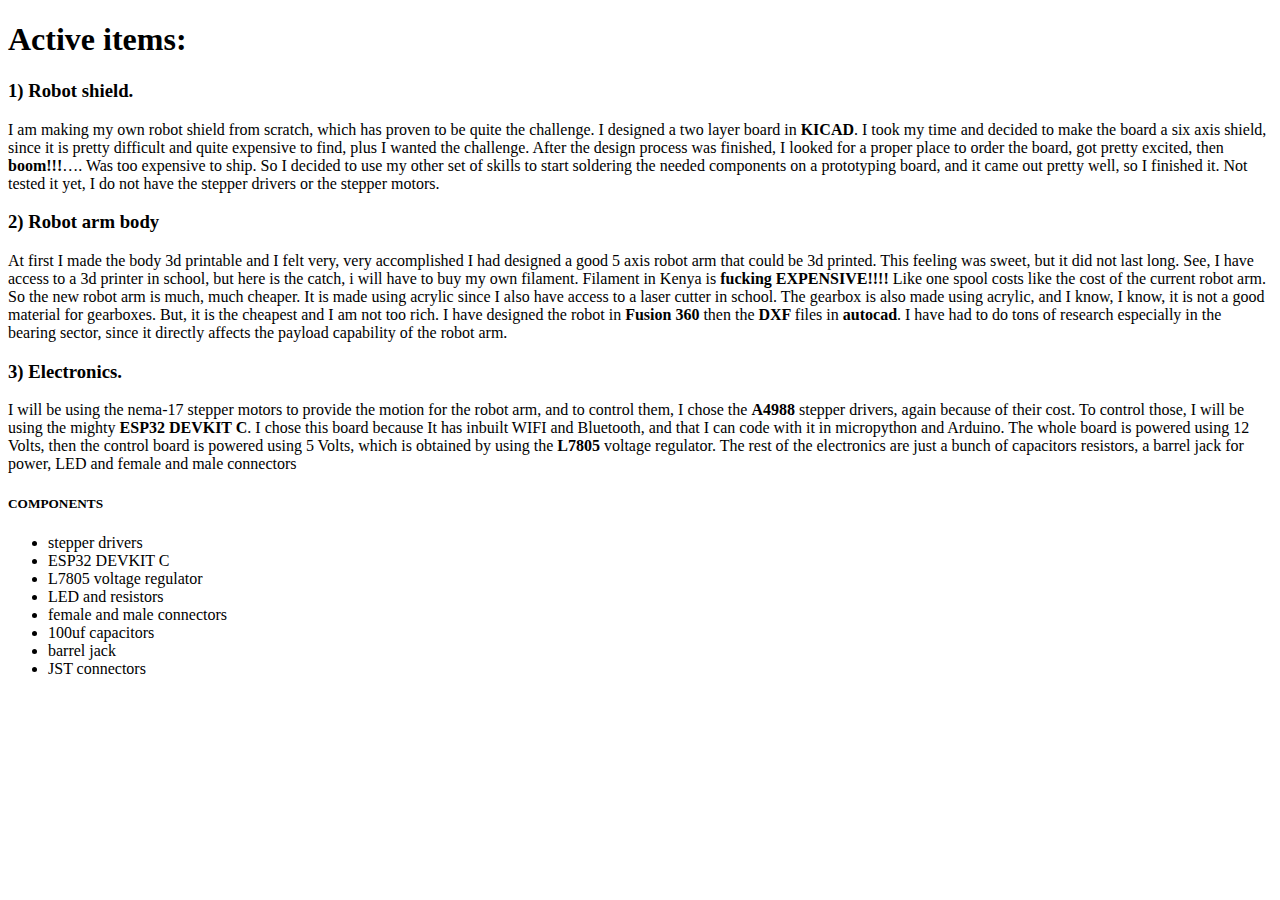
<file: index.html>
<!DOCTYPE html>
<html lang="en">
  <head>
    <meta charset="UTF-8" />
    <title>ROBOT ARM PROJECT!.</title>
  </head>
  <body>
    <h1>Active items:</h1>

    <h3>1) Robot shield.</h3>
    <p>
      I am making my own robot shield from scratch, which has proven to be quite
      the challenge. I designed a two layer board in <b>KICAD</b>. I took my
      time and decided to make the board a six axis shield, since it is pretty
      difficult and quite expensive to find, plus I wanted the challenge. After
      the design process was finished, I looked for a proper place to order the
      board, got pretty excited, then <strong>boom!!!</strong>…. Was too
      expensive to ship. So I decided to use my other set of skills to start
      soldering the needed components on a prototyping board, and it came out
      pretty well, so I finished it. Not tested it yet, I do not have the
      stepper drivers or the stepper motors.
    </p>

    <h3>2) Robot arm body</h3>
    <p>
      At first I made the body 3d printable and I felt very, very accomplished I
      had designed a good 5 axis robot arm that could be 3d printed. This
      feeling was sweet, but it did not last long. See, I have access to a 3d
      printer in school, but here is the catch, i will have to buy my own
      filament. Filament in Kenya is <b>fucking EXPENSIVE!!!!</b> Like one spool
      costs like the cost of the current robot arm. So the new robot arm is
      much, much cheaper. It is made using acrylic since I also have access to a
      laser cutter in school. The gearbox is also made using acrylic, and I
      know, I know, it is not a good material for gearboxes. But, it is the
      cheapest and I am not too rich. I have designed the robot in
      <b>Fusion 360</b> then the <b>DXF </b>files in <b>autocad</b>. I have had
      to do tons of research especially in the bearing sector, since it directly
      affects the payload capability of the robot arm.
    </p>

    <h3>3) Electronics.</h3>
    <p>
      I will be using the nema-17 stepper motors to provide the motion for the
      robot arm, and to control them, I chose the <b>A4988</b> stepper drivers,
      again because of their cost. To control those, I will be using the mighty
      <b>ESP32 DEVKIT C</b>. I chose this board because It has inbuilt WIFI and
      Bluetooth, and that I can code with it in micropython and Arduino. The
      whole board is powered using 12 Volts, then the control board is powered
      using 5 Volts, which is obtained by using the <b>L7805</b> voltage
      regulator. The rest of the electronics are just a bunch of capacitors
      resistors, a barrel jack for power, LED and female and male connectors
    </p>
    <h5>COMPONENTS</h5>
    <ul>
      <li>stepper drivers</li>
      <li>ESP32 DEVKIT C</li>
      <li>L7805 voltage regulator</li>
      <li>LED and resistors</li>
      <li>female and male connectors</li>
      <li>100uf capacitors</li>
      <li>barrel jack</li>
      <li>JST connectors</li>
    </ul>
  </body>
</html>
</file>
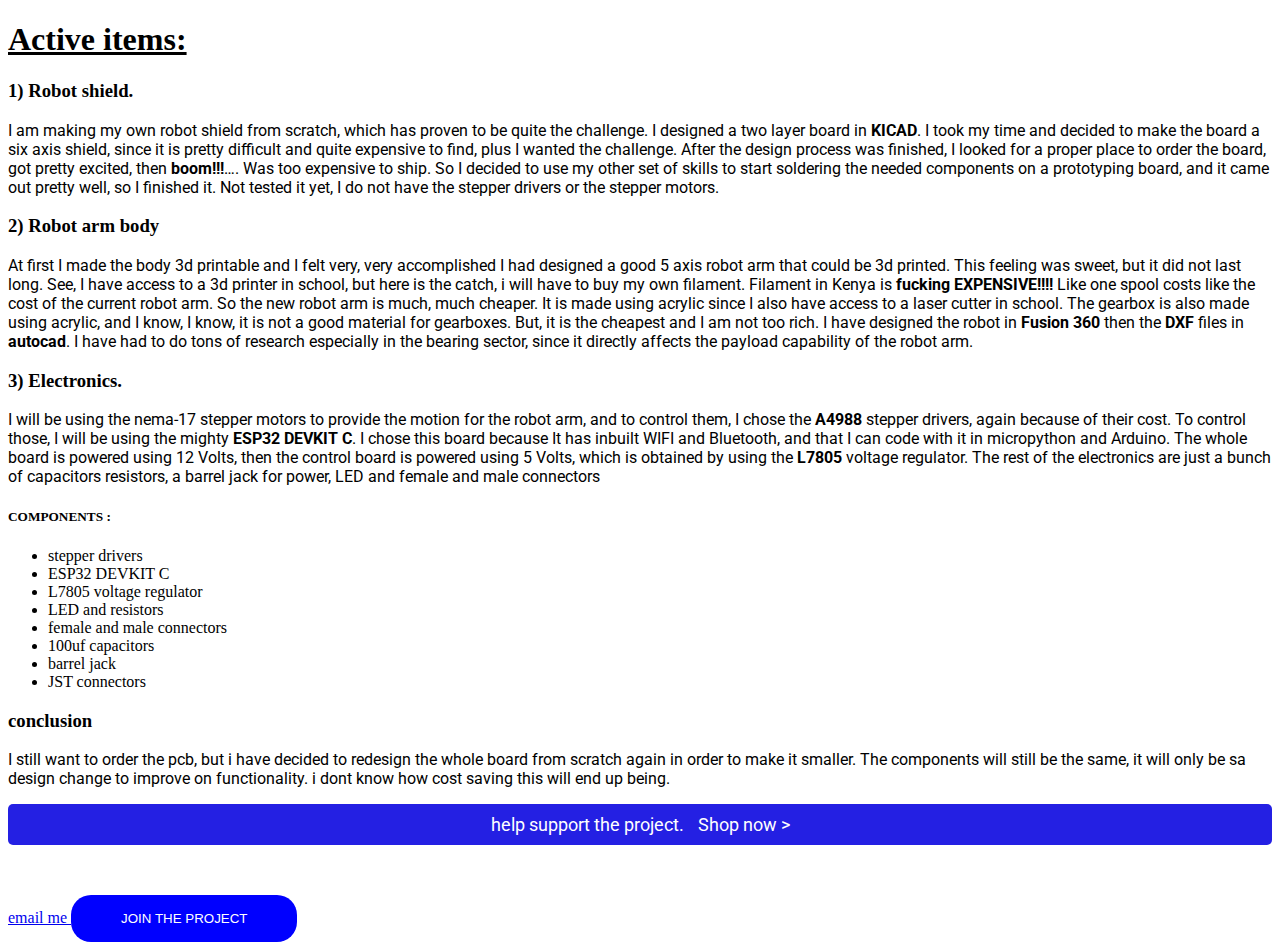
<file: intro-to-html/index.html>
<!DOCTYPE html>
<html lang="en">
  <head>
    <meta charset="UTF-8" />
    <title>ROBOT ARM PROJECT!.</title>

    <link rel="preconnect" href="https://fonts.googleapis.com" />
    <link rel="preconnect" href="https://fonts.gstatic.com" crossorigin />
    <link
      href="https://fonts.googleapis.com/css2?family=Roboto&display=swap"
      rel="stylesheet"
    />

    <link rel="stylesheet" href="button.css" />
    <link
      rel="stylesheet"
      href="https://cdnjs.cloudflare.com/ajax/libs/animate.css/4.1.1/animate.min.css"
    />
  </head>
  <body class="animate__animated animate__backInDown">
    <h1><u>Active items:</u></h1>

    <h3>1) Robot shield.</h3>
    <p >
      I am making my own robot shield from scratch, which has proven to be quite
      the challenge. I designed a two layer board in <b>KICAD</b>. I took my
      time and decided to make the board a six axis shield, since it is pretty
      difficult and quite expensive to find, plus I wanted the challenge. After
      the design process was finished, I looked for a proper place to order the
      board, got pretty excited, then <strong>boom!!!</strong>…. Was too
      expensive to ship. So I decided to use my other set of skills to start
      soldering the needed components on a prototyping board, and it came out
      pretty well, so I finished it. Not tested it yet, I do not have the
      stepper drivers or the stepper motors.
    </p>

    <h3>2) Robot arm body</h3>
    <p>
      At first I made the body 3d printable and I felt very, very accomplished I
      had designed a good 5 axis robot arm that could be 3d printed. This
      feeling was sweet, but it did not last long. See, I have access to a 3d
      printer in school, but here is the catch, i will have to buy my own
      filament. Filament in Kenya is <b>fucking EXPENSIVE!!!!</b> Like one spool
      costs like the cost of the current robot arm. So the new robot arm is
      much, much cheaper. It is made using acrylic since I also have access to a
      laser cutter in school. The gearbox is also made using acrylic, and I
      know, I know, it is not a good material for gearboxes. But, it is the
      cheapest and I am not too rich. I have designed the robot in
      <b>Fusion 360</b> then the <b>DXF </b>files in <b>autocad</b>. I have had
      to do tons of research especially in the bearing sector, since it directly
      affects the payload capability of the robot arm.
    </p>

    <h3>3) Electronics.</h3>
    <p>
      I will be using the nema-17 stepper motors to provide the motion for the
      robot arm, and to control them, I chose the <b>A4988</b> stepper drivers,
      again because of their cost. To control those, I will be using the mighty
      <b>ESP32 DEVKIT C</b>. I chose this board because It has inbuilt WIFI and
      Bluetooth, and that I can code with it in micropython and Arduino. The
      whole board is powered using 12 Volts, then the control board is powered
      using 5 Volts, which is obtained by using the <b>L7805</b> voltage
      regulator. The rest of the electronics are just a bunch of capacitors
      resistors, a barrel jack for power, LED and female and male connectors
    </p>
    <h5>COMPONENTS :</h5>
    <ul>
      <li>stepper drivers</li>
      <li>ESP32 DEVKIT C</li>
      <li>L7805 voltage regulator</li>
      <li>LED and resistors</li>
      <li>female and male connectors</li>
      <li>100uf capacitors</li>
      <li>barrel jack</li>
      <li>JST connectors</li>
    </ul>
    <h3>conclusion</h3>
    <p>
      I still want to order the pcb, but i have decided to redesign the whole
      board from scratch again in order to make it smaller. The components will
      still be the same, it will only be sa design change to improve on
      functionality. i dont know how cost saving this will end up being.
    </p>
    <p class="help">
      help support the project.<span class="span"> Shop now &#62;</span>
    </p>

    <a href="mailto:techvictor653@gmail.com"> email me </a>

    <button class=" join-button" >JOIN THE PROJECT</button>
  </body>
</html>
</file>
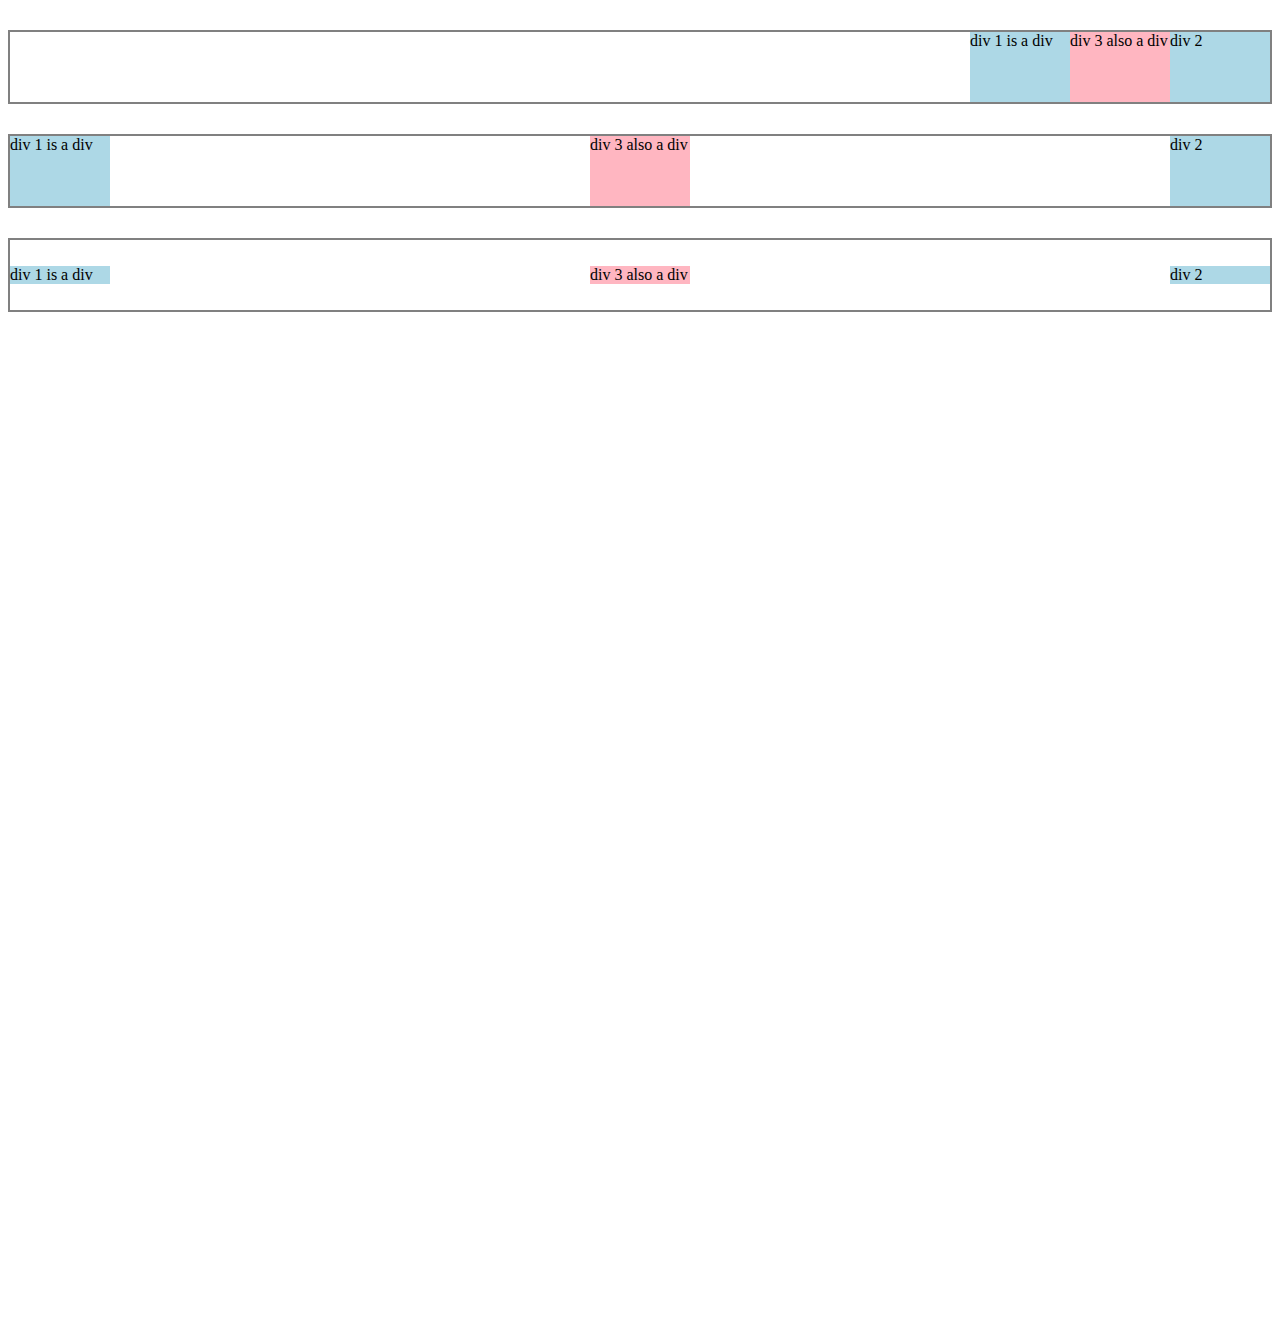
<file: flexbox.html>
<!DOCTYPE html>
<html>
  <head>
    <title>flexbox practice</title>
  </head>
  <body style="padding-bottom: 1000px">
    <div
      style="
        margin-top: 30px;
        display: flex;
        flex-direction: row;
        height: 70px;
        border-width: 2px;
        border-style: solid;
        border-color: gray;
        justify-content: end;
      "
    >
      <div style="background-color: lightblue; width: 100px">
        div 1 is a div
      </div>
      <div style="background-color: lightpink; width: 100px">
        div 3 also a div
      </div>
      <div style="background-color: lightblue; width: 100px">div 2</div>
    </div>

    <div
      style="
        margin-top: 30px;
        display: flex;
        flex-direction: row;
        height: 70px;
        border-width: 2px;
        border-style: solid;
        border-color: gray;
        justify-content: space-between;
      "
    >
      <div style="background-color: lightblue; width: 100px">
        div 1 is a div
      </div>
      <div style="background-color: lightpink; width: 100px">
        div 3 also a div
      </div>
      <div style="background-color: lightblue; width: 100px">div 2</div>
    </div>


    <div
    style="
      margin-top: 30px;
      display: flex;
      flex-direction: row;
      height: 70px;
      border-width: 2px;
      border-style: solid;
      border-color: gray;
      justify-content: space-between;
      align-items: center;
    "
  >
    <div style="background-color: lightblue; width: 100px">
      div 1 is a div
    </div>
    <div style="background-color: lightpink; width: 100px">
      div 3 also a div
    </div>
    <div style="background-color: lightblue; width: 100px">div 2</div>
  </div>
  </body>
</html>
</file>
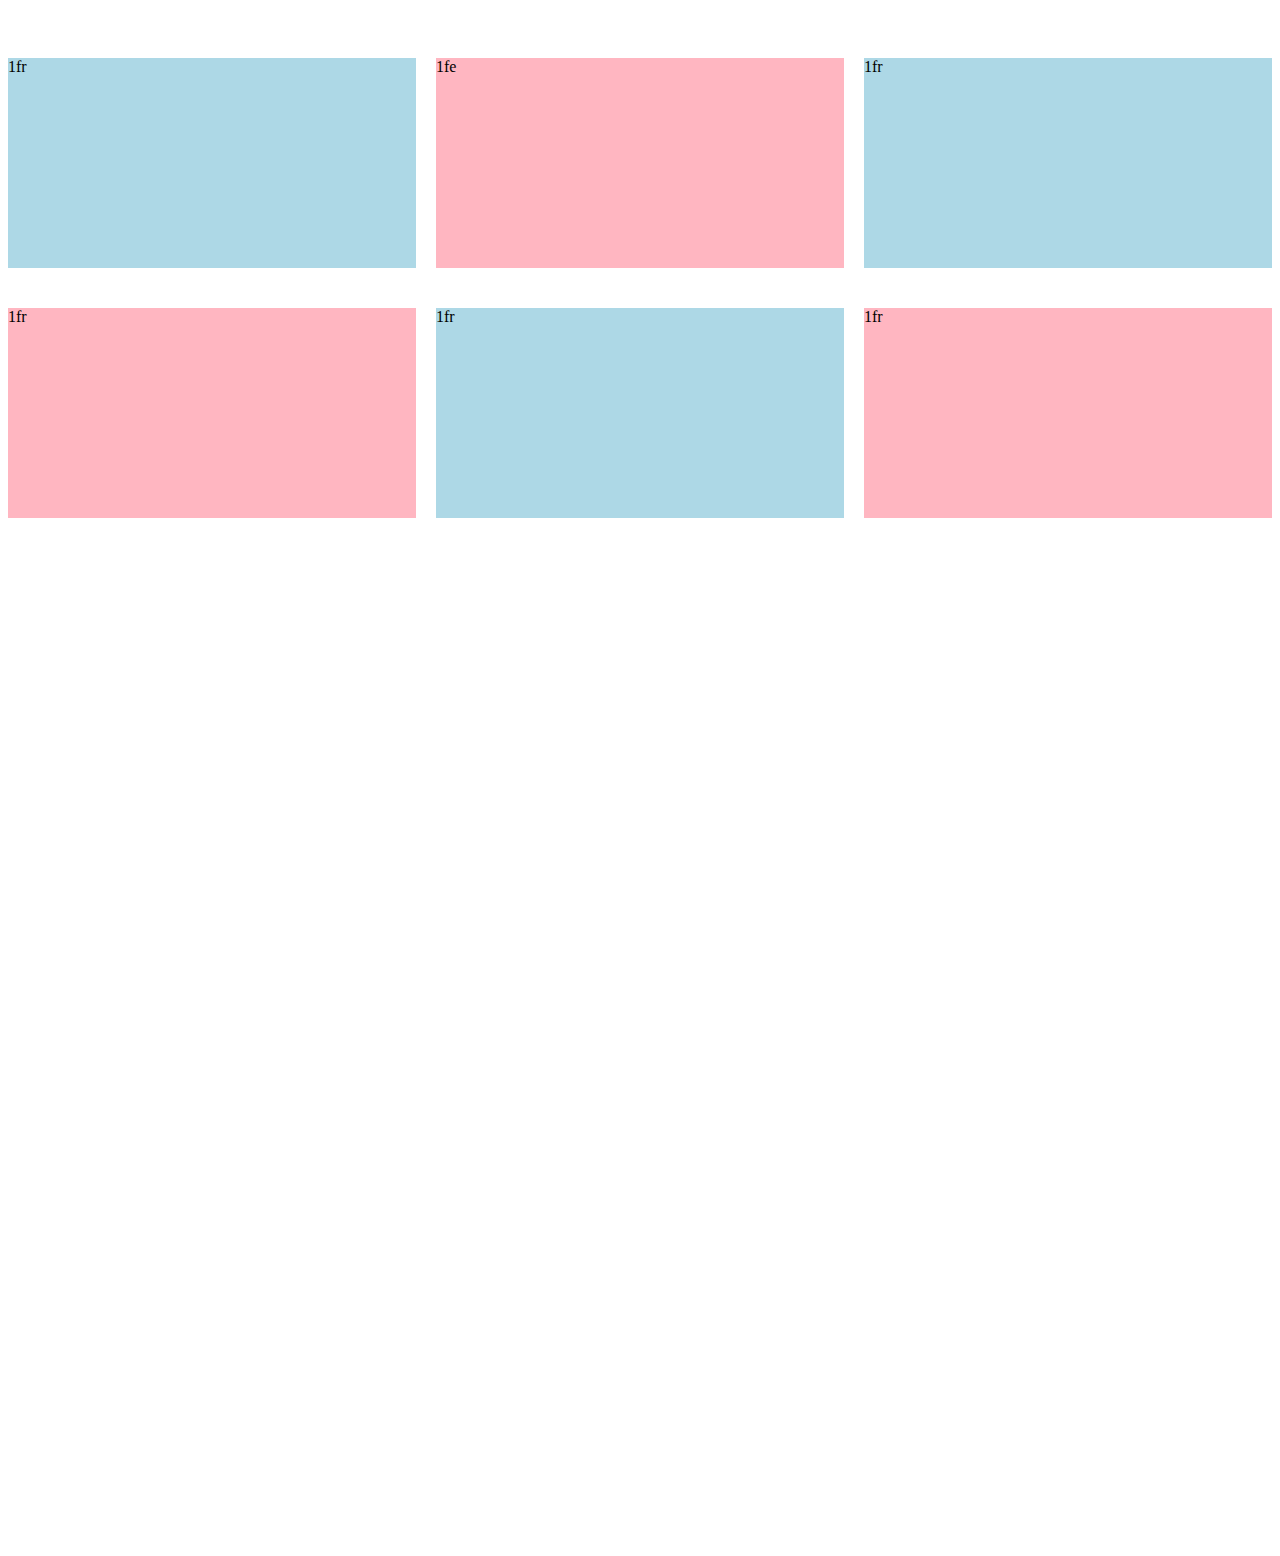
<file: grid.html>
<!DOCTYPE html>
<html>
  <head>
    <title>grid practice</title>
  </head>
  <body style="padding-bottom: 1000px;">



    <div
    style="
      margin-bottom: 30px;
      display: grid;
      grid-template-columns: 1fr 1fr 1fr;
      padding-top: 50px;
      column-gap: 20px;
      row-gap: 40px;
    "
  >
    <div style="background-color: lightblue; height: 210px;">1fr</div>
    <div style="background-color: lightpink; height: 210px;">1fe</div>
    <div style="background-color: lightblue; height: 210px;">1fr</div>
    <div style="background-color: lightpink; height: 210px;">1fr</div>
    <div style="background-color: lightblue; height: 210px;">1fr</div>
      <div style="background-color: lightpink; height: 210px;">1fr</div>



    </div>
  </div>
  </body>
</html>
</file>
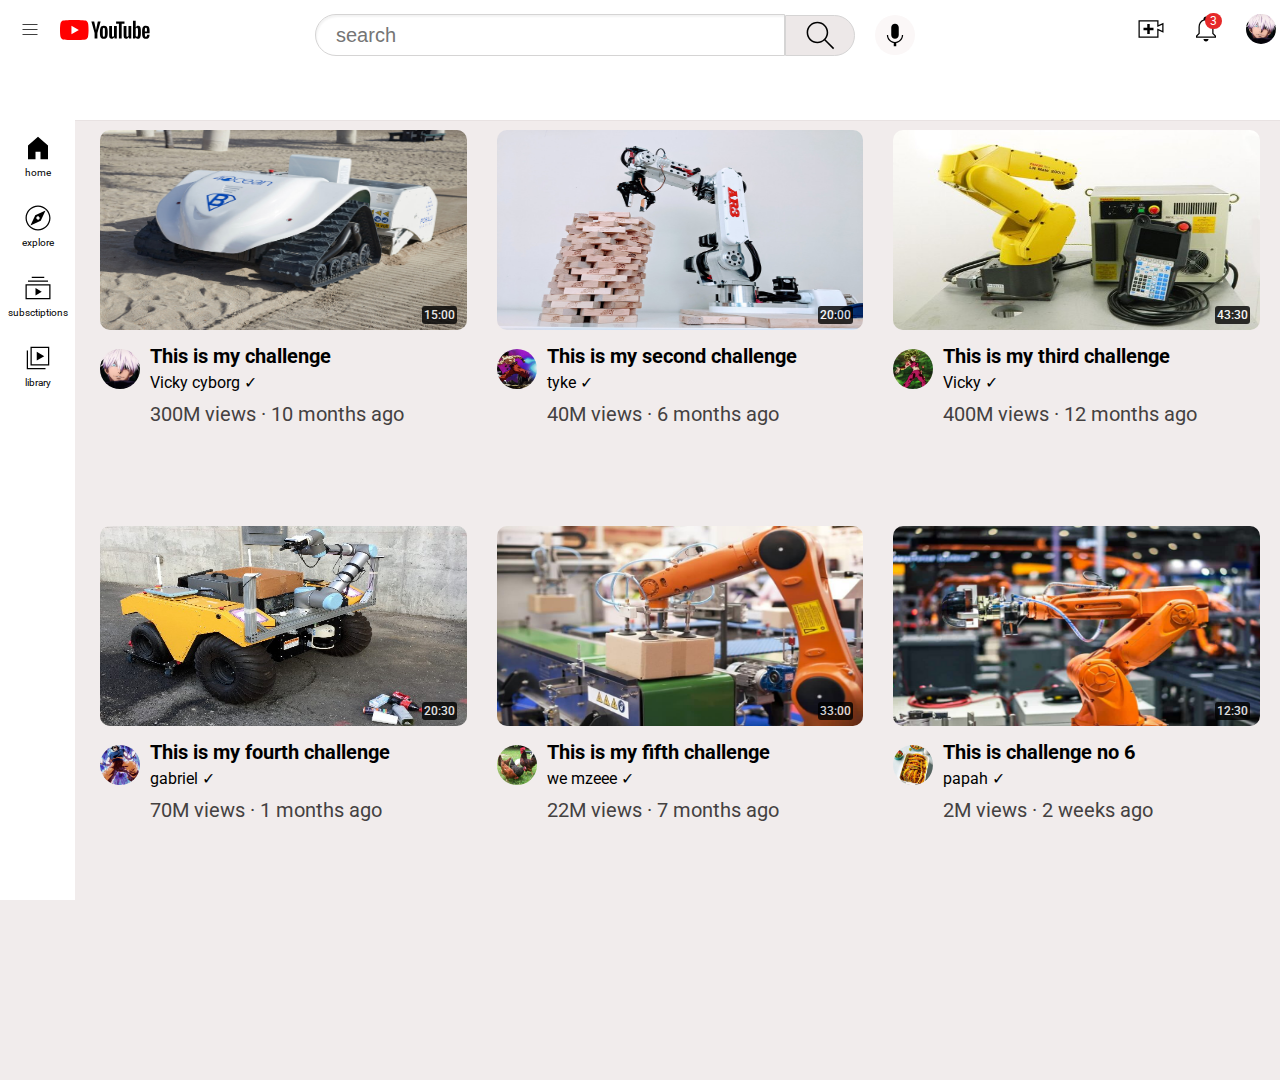
<file: youtube.html>
<!DOCTYPE html>
<html lang="en">
  <head>
    <meta charset="UTF-8" />
    <meta name="viewport" content="width=device-width, initial-scale=1" />
    <title>YOUTUBE.com clone</title>

    <link rel="preconnect" href="https://fonts.googleapis.com" />
    <link rel="preconnect" href="https://fonts.gstatic.com" crossorigin />
    <link
      href="https://fonts.googleapis.com/css2?family=Roboto:wght@400;500;700&display=swap"
      rel="stylesheet"
    />
    <link rel="stylesheet" href="styles/general.css" />
    <link rel="stylesheet" href="styles/header.css" />
    <link rel="stylesheet" href="styles/video.css" />
    <link rel="stylesheet" href="styles/side-bar.css" />
  </head>
  <body>
    <header class="header">
      <div class="left-section">
        <img
          alt="no-image"
          class="hamburger-menu"
          src="icons/hamburger-icon.svg"
        />
        <img alt="no-image" class="youtube-logo" src="icons/youtube-logo.svg" />
      </div>
      <div class="middle-section">
        <input class="search-bar" type="text" placeholder="search" />
        <button class="search-button">
          <img alt="no-image" src="icons/search-icon.svg" />
          <div class="search-tooltip">search</div>
        </button>
        <button class="voice-button">
          <img
            alt="no-image"
            class="voice-search"
            src="icons/voice-search-icon.svg"
          />
          <div class="search-tooltip">search with your voice</div>
        </button>
      </div>
      <div class="right-section">
        <div class="upload-icon-container">
          <button class="upload">
            <img
              alt="no-image"
              class="upload-icon"
              src="icons/upload-icon.svg"
            />
          </button>
          <div class="search-tooltip">create</div>
        </div>

        <div class="notifications">
          <button class="notification-bar">
            <img
              alt="no-image"
              class="notification-icon"
              src="icons/notifications-bell-icon.svg"
            />
          </button>
          <div class="notification-count">3</div>
          <div class="search-tooltip">notifications</div>
        </div>
        <div class="channel-profile-container">
          <button class="channel-profile">
            <img
              alt="no-image"
              class="channel-picture"
              src="account-pictures/channel-picture.png"
            />
          </button>
          <div class="search-tooltip">profile</div>
        </div>
      </div>
    </header>

    <nav class="side-bar">
      <div class="sidebar-link">
        <img src="navbar-icons/home-icon.svg" alt="no-image" />
        <div>home</div>
        <div class="search-tooltip">home</div>
      </div>
      <div class="sidebar-link">
        <img src="navbar-icons/explore-icon.svg" alt="no-image" />
        <div>explore</div>
        <div class="search-tooltip">explore</div>
      </div>
      <div class="sidebar-link">
        <img src="navbar-icons/subscriptions-icon.svg" alt="no-image" />
        <div>subsctiptions</div>
        <div class="search-tooltip">subsctiptions</div>
      </div>
      <div class="sidebar-link">
        <img src="navbar-icons/library-icon.svg" alt="no-image" />
        <div>library</div>
        <div class="search-tooltip">library</div>
      </div>
    </nav>
    <main>
      <section class="video-grid">
        <div class="video-preview">
          <div class="thumbnail-row">
            <img class="thumbnail" src="thumbnails/robot1.jpg" alt="no picture" />
            <div class="video-time">15:00</div>
          </div>
  
          <div class="info-grid">
            <div class="profile-pic">
              <img
                alt="no-image"
                style="width: 40px; border-radius: 20px"
                src="thumbnails/owner1.png"
                alt="no picture"
              />
            </div>
            <div class="video-description">
              <p class="title">This is my challenge</p>
              <p class="creator">Vicky cyborg &#10003;</p>
  
              <p class="views">300M views &#183; 10 months ago</p>
            </div>
          </div>
        </div>
  
        <div class="video-preview2">
          <div class="thumbnail-row">
            <img class="thumbnail" src="thumbnails/robot2.jpg" alt="no picture" />
            <div class="video-time">20:00</div>
          </div>
          <div class="info-grid">
            <div class="profile-pic">
              <img
                style="width: 40px; border-radius: 20px"
                src="thumbnails/owner2.png"
                alt="no picture"
              />
            </div>
  
            <div class="video-description">
              <p class="title">This is my second challenge</p>
              <p class="creator">tyke &#10003;</p>
  
              <p class="views">40M views &#183; 6 months ago</p>
            </div>
          </div>
        </div>
  
        <div class="video-preview3">
          <div class="thumbnail-row">
            <img class="thumbnail" src="thumbnails/robot3.jpg" alt="no picture" />
            <div class="video-time">43:30</div>
          </div>
          <div class="info-grid">
            <div class="profile-pic">
              <img
                style="width: 40px; border-radius: 20px"
                src="thumbnails/owner3.png"
                alt="no picture"
              />
            </div>
  
            <div class="video-description">
              <p class="title">This is my third challenge</p>
              <p class="creator">Vicky &#10003;</p>
  
              <p class="views">400M views &#183; 12 months ago</p>
            </div>
          </div>
        </div>
  
        <div class="video-preview4">
          <div class="thumbnail-row">
            <img class="thumbnail" src="thumbnails/robot4.jpg" alt="no picture" />
            <div class="video-time">20:30</div>
          </div>
          <div class="info-grid">
            <div class="profile-pic">
              <img
                style="width: 40px; border-radius: 20px"
                src="thumbnails/owner4.png"
                alt="no picture"
              />
            </div>
  
            <div class="video-description">
              <p class="title">This is my fourth challenge</p>
              <p class="creator">gabriel &#10003;</p>
  
              <p class="views">70M views &#183; 1 months ago</p>
            </div>
          </div>
        </div>
  
        <div class="video-preview5">
          <div class="thumbnail-row">
            <img class="thumbnail" src="thumbnails/robot5.jpg" alt="no picture" />
            <div class="video-time">33:00</div>
          </div>
          <div class="info-grid">
            <div class="profile-pic">
              <img
                style="width: 40px; border-radius: 20px"
                src="thumbnails/owner5.jpg"
                alt="no picture"
              />
            </div>
  
            <div class="video-description">
              <p class="title">This is my fifth challenge</p>
              <p class="creator">we mzeee &#10003;</p>
  
              <p class="views">22M views &#183; 7 months ago</p>
            </div>
          </div>
        </div>
  
        <div class="video-preview6">
          <div class="thumbnail-row">
            <img class="thumbnail" src="thumbnails/robot6.png" alt="no picture" />
            <div class="video-time">12:30</div>
          </div>
          <div class="info-grid">
            <div class="profile-pic">
              <img
                style="width: 40px; border-radius: 20px"
                src="thumbnails/owner6.jpg"
                alt="no picture"
              />
            </div>
  
            <div class="video-description">
              <p class="title">This is challenge no 6</p>
              <p class="creator">papah &#10003;</p>
  
              <p class="views">2M views &#183; 2 weeks ago</p>
            </div>
          </div>
        </div>
      </section>
    </main>

  </body>
</html>

<!-- put position absolute inside position relative -->
<!-- this is my main practice project -->
</file>
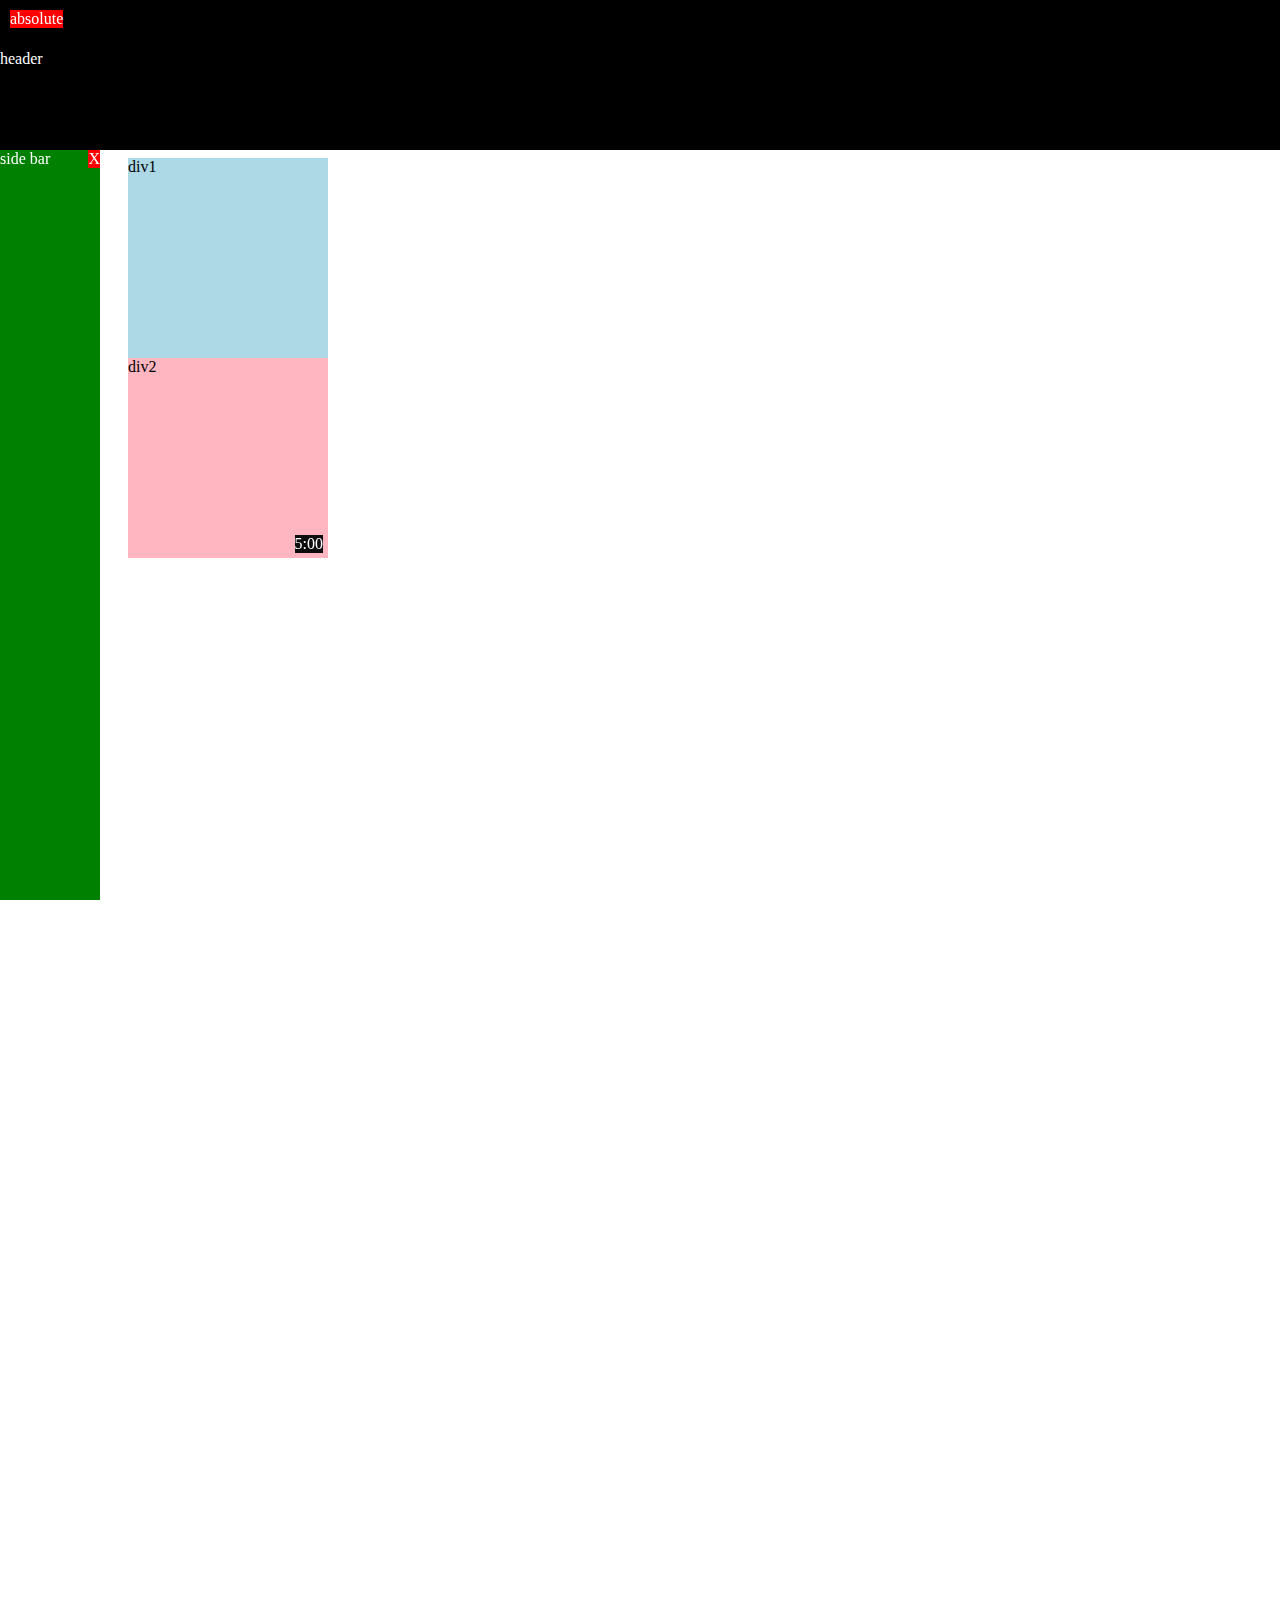
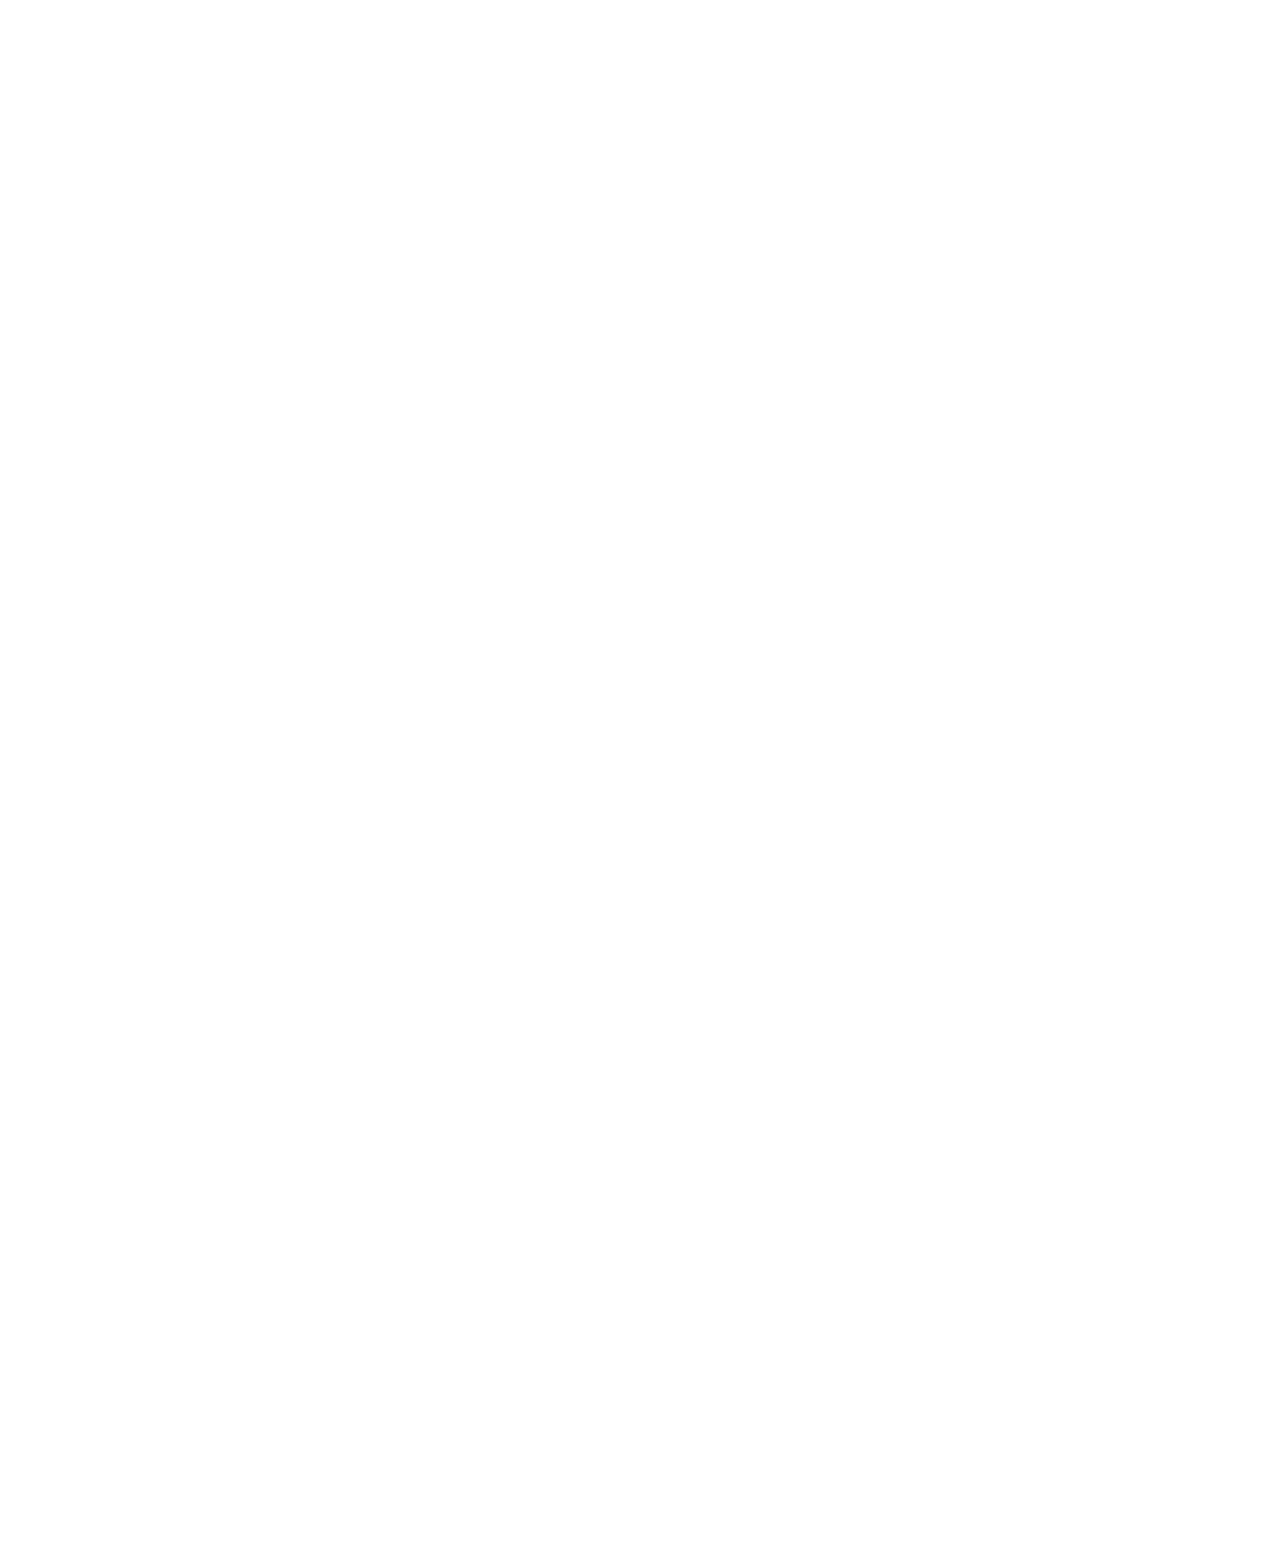
<file: intro-to-html/position.html>
<!DOCTYPE html>
<html lang="en">
  <head>
    <meta charset="UTF-8" />
    <meta name="viewport" content="width=device-width, initial-scale=1" />
    <title>position practice</title>
  </head>
  <body style="height: 3000px; padding-top: 150px; padding-left: 120px">
    <div
      style="
        background-color: black;
        color: white;
        position: fixed;
        top: 0px;
        left: 0px;
        right: 0px;
        height: 100px;
        padding-top: 50px;
        z-index: 1;
      "
    >
      header
    </div>

    <div
      style="
        background-color: green;
        color: white;
        position: fixed;
        left: 0;
        bottom: 0;
        top: 150px;
        width: 100px;
      "
    >
      side bar
      <div
        class="absolute"
        style="
          position: absolute;
          background-color: red;
          color: white;
          right: 0;
          top: 0px;
          z-index: 2;
        "
      >
        X
      </div>
    </div>

    <div
      class="absolute"
      style="
        position: absolute;
        background-color: red;
        color: white;
        left: 10px;
        top: 10px;
        z-index: 2;
      "
    >
      absolute
    </div>

    <div
      style="
        background-color: lightblue;
        height: 200px;
        width: 200px;
        position: static;
      "
    >
      div1
    </div>
    <div
      style="
        background-color: lightpink;
        height: 200px;
        width: 200px;
        position: relative;
      "
    >
      <div
        class="absolute"
        style="
          position: absolute;
          background-color: rgb(13, 13, 13);
          color: white;
          right: 5px;
          bottom: 5px;
          z-index: 2;
        "
      >
        5:00
      </div>

      div2
    </div>
  </body>
</html>
</file>
<file: intro-to-html/button.css>
p {
        font-family: Roboto;
        margin-top: 0;
      }
      .help {
        margin-bottom: 50px;
        font-size: 18px;
        background-color: rgb(36, 32, 227);
        color: white;
        text-align: center;
        padding-top: 10px;
        padding-bottom: 10px;
        border-radius: 5px;
      }
      .span {
        cursor: pointer;
        margin-left: 10px;
      }
      .span:hover {
        text-decoration: underline;
        opacity: 0.8;
      }
      .span:active {
        opacity: 0.5;
      }

      .join-button {
        background-color: blue;
        color: white;
        border: none;
        border-radius: 20px;
        transition: box-shadow 0.5s;
        padding-top: 16px;
        padding-bottom: 16px;
        padding-left: 50px;
        padding-right: 50px;
      }
      .join-button:hover {
        opacity: 0.8;
      }
      .join-button:active {
        opacity: 0.6;
      }
</file>
<file: styles/general.css>
p {
    margin-top: 0px;
    margin-bottom: 0px;
  }
  body{
    font-family: Roboto, Arial;
    height: 1000px;
    margin: 0;
    padding-top: 80px;
    padding-left: 100px;
    background-color: rgb(241, 236, 236);
  }
</file>
<file: styles/header.css>
.header {
  height: 60px;
  display: flex;
  flex-direction: row;
  align-items: center;
  justify-content: space-between;
  position: fixed;
  top: 0;
  left: 0;
  right: 0;
  padding-bottom: 60px;
  background-color: white;
  border-bottom-width: 1px;
  border-bottom-style: solid;
  border-bottom-color: #e8e2e2;
  z-index: 5;
}
.left-section {
  align-items: center;
  display: flex;
  margin-left: 20px;
  margin-top: 0;
}
.hamburger-menu {
  height: 20px;
  margin-right: 10px;
}
.youtube-logo {
  height: 20px;
  margin-left: 10px;
}
.middle-section {
  display: flex;
  flex: 1;
  margin-left: 50px;
  margin-right: 100px;
  max-width: 600px;
  align-items: center;
  width: 700px;
  height: 40px;

  margin-top: 10px;
}
.voice-button {
  height: 40px;
  width: 40px;
  border-radius: 20px;
  border: none;
  background-color: rgb(251, 247, 247);
  cursor: pointer;
  margin-left: 20px;
}
.voice-button:hover {
  background-color: #ede8e8;
}
.voice-button:active {
  background-color: #e8e2e2;
}
.voice-search {
  height: 30px;
  border: none;
}
.right-section {
  display: flex;
  width: 150px;
  align-items: center;
  justify-content: space-between;
  flex-shrink: 0;
}
.channel-picture {
  /* width: 60%; */
  height: 30px;
  border: none;
  border-radius: 30px;
  margin-right: 2px;
}
.notification-icon {
  height: 30px;
}
.upload-icon {
  height: 30px;
}
.search-button {
  width: 70px;
  border: solid;
  border-width: 1px;
  /* margin-left: 0px; */
  cursor: pointer;
  padding: 1px;
  border-radius: 0 30px 30px 0;
  background-color: #ede8e8;
  border-color: #d5d4d4;
  /* position: relative; */
}
.channel-profile-container,
.notifications,
.upload-icon-container,
.search-button,
.voice-button {
  position: relative;
  display: flex;
  justify-content: center;
  align-items: center;
}
.channel-profile-container .search-tooltip,
.notifications .search-tooltip,
.upload-icon-container .search-tooltip,
.voice-button .search-tooltip,
.search-button .search-tooltip {
  position: absolute;
  background-color: gray;
  color: white;
  padding: 4px 8px 4px 8px;
  border-radius: 2px;
  font-size: 12px;
  font-family: Roboto, Arial;
  bottom: -30px;
  opacity: 0;
  transition: opacity 0.2s;
  pointer-events: none;
  white-space: nowrap;
}
.channel-profile-container:hover .search-tooltip,
.notifications:hover .search-tooltip,
.upload-icon-container:hover .search-tooltip,
.voice-button:hover .search-tooltip,
.search-button:hover .search-tooltip {
  opacity: 1;
}
.search-button:hover {
  background-color: #dddcdc;
}
.search-button:active {
  background-color: #d5d4d4;
}
.search-bar {
  display: flex;
  flex: 1;
  width: 60px;
  height: 38px;
  border-radius: 30px 0 0 30px;
  padding-left: 20px;
  font-size: 20px;
  box-shadow: inset 1px 2px 2px rgba(0, 0, 0, 0.05);
  border: 1px solid  #d5d4d4;

}
.search-button img {
  height: 37px;
}
.upload,
.notification-bar,
.channel-profile {
  height: 40px;
  width: 40px;
  border-radius: 20px;
  border: none;
  background-color: white;
  cursor: pointer;
}
.upload:hover {
  background-color: #ede8e8;
}
.upload:active {
  background-color: #e8e2e2;
}

.notification-bar:hover {
  background-color: #ede8e8;
}
.notification-bar:active {
  background-color: #e8e2e2;
}
.channel-profile:hover {
  background-color: #ede8e8;
}
.channel-profile:active {
  background-color: #e8e2e2;
}
.notifications {
  position: relative;
}
.notification-count {
  position: absolute;
  top: 3px;
  right: 3px;
  background-color: rgb(230, 41, 41);
  border: none;
  border-radius: 10px;
  color: white;
  font-size: 12px;
  padding-left: 5px;
  padding-right: 5px;
  padding-top: 1px;
  padding-bottom: 1px;
  border-radius: 10px;
}
</file>
<file: styles/video.css>
.thumbnail {
    width: 100%;
    border-radius: 10px;
    height: 200px;
  }

  .title {
    font-size: 20px;
    font-weight: bold;
    line-height: 24px;
    width: 300px;
    line-height: 14px;
    margin-bottom: 10px;
    margin-top: 0px;
  }
  .creator {
    margin-top: 10px;
    margin-bottom: 10px;
  }
  .views {
    color: rgb(68, 65, 65);
    font-size: 20px;
    margin-top: 5px;
    margin-bottom: 10px;
  }
  .video-preview2,
  .video-preview3,
  .video-preview4,
  .video-preview5,
  .video-preview6,
  .video-preview {
    width: 100%px;
    padding-top: 50px;
    margin-right: 20px;
  }
  .profile-pic {
    margin-top: 0px;
  }
  .video-description {
    font-family: Roboto;
  }
  .thumbnail-row {
    margin-bottom: 15px;
    position: relative;
  }
  .info-grid {
    display: grid;
    grid-template-columns: 50px 1fr;
  }

  .video-grid {

    display: grid;
    grid-template-columns: 1fr 1fr 1fr;
    column-gap: 10px;
    row-gap: 40px;
  }
  @media(max-width: 900px){
    .video-grid{
      grid-template-columns: 1fr 1fr;
    }
  }
  @media (min-width:1020px) {
    .video-grid{
      grid-template-columns: 1fr 1fr 1fr;
    }
  }
  .video-time{
    background-color: black;
    opacity: 0.8;
    color: white;
    position: absolute;
    bottom: 10px;
    right: 10px;
    border-radius: 3px;
    z-index: 0;
    font-size: 12px;
    font-weight: 500;
    padding: 2px;

  }
</file>
<file: styles/side-bar.css>
.side-bar{
    position: fixed;
    left: 0;
    bottom: 0;
    top: 120px;
    width: 75px;
    background-color: white;
    z-index: 6;

}
.sidebar-link{
    position: relative;
    height: 70px;
    display: flex;
    justify-content: center;
    align-items: center;
    flex-direction: column;
    cursor: pointer;
    justify-content: center;
    align-items: center;

}
.sidebar-link:hover{
    background-color: rgb(241, 240, 240);
}
.sidebar-link img{
    height: 30px;
    margin-bottom: 4px;

}
.sidebar-link div{
    font-family: Roboto, Arial;
    font-size: 10px;
}

.sidebar-link .search-tooltip{
    display: flex;
    flex-direction: column;
    position: absolute;
    background-color: gray;
    color: white;
    padding: 4px 8px 4px 8px;
    border-radius: 2px;
    font-size: 12px;
    opacity: 0;
    transition: opacity 0.2s;
    pointer-events: none;
    white-space: nowrap;
    right: -55px;
    top: 20px;
    z-index: 30;
}
.sidebar-link:hover .search-tooltip{
    opacity: 1;
}
</file>
